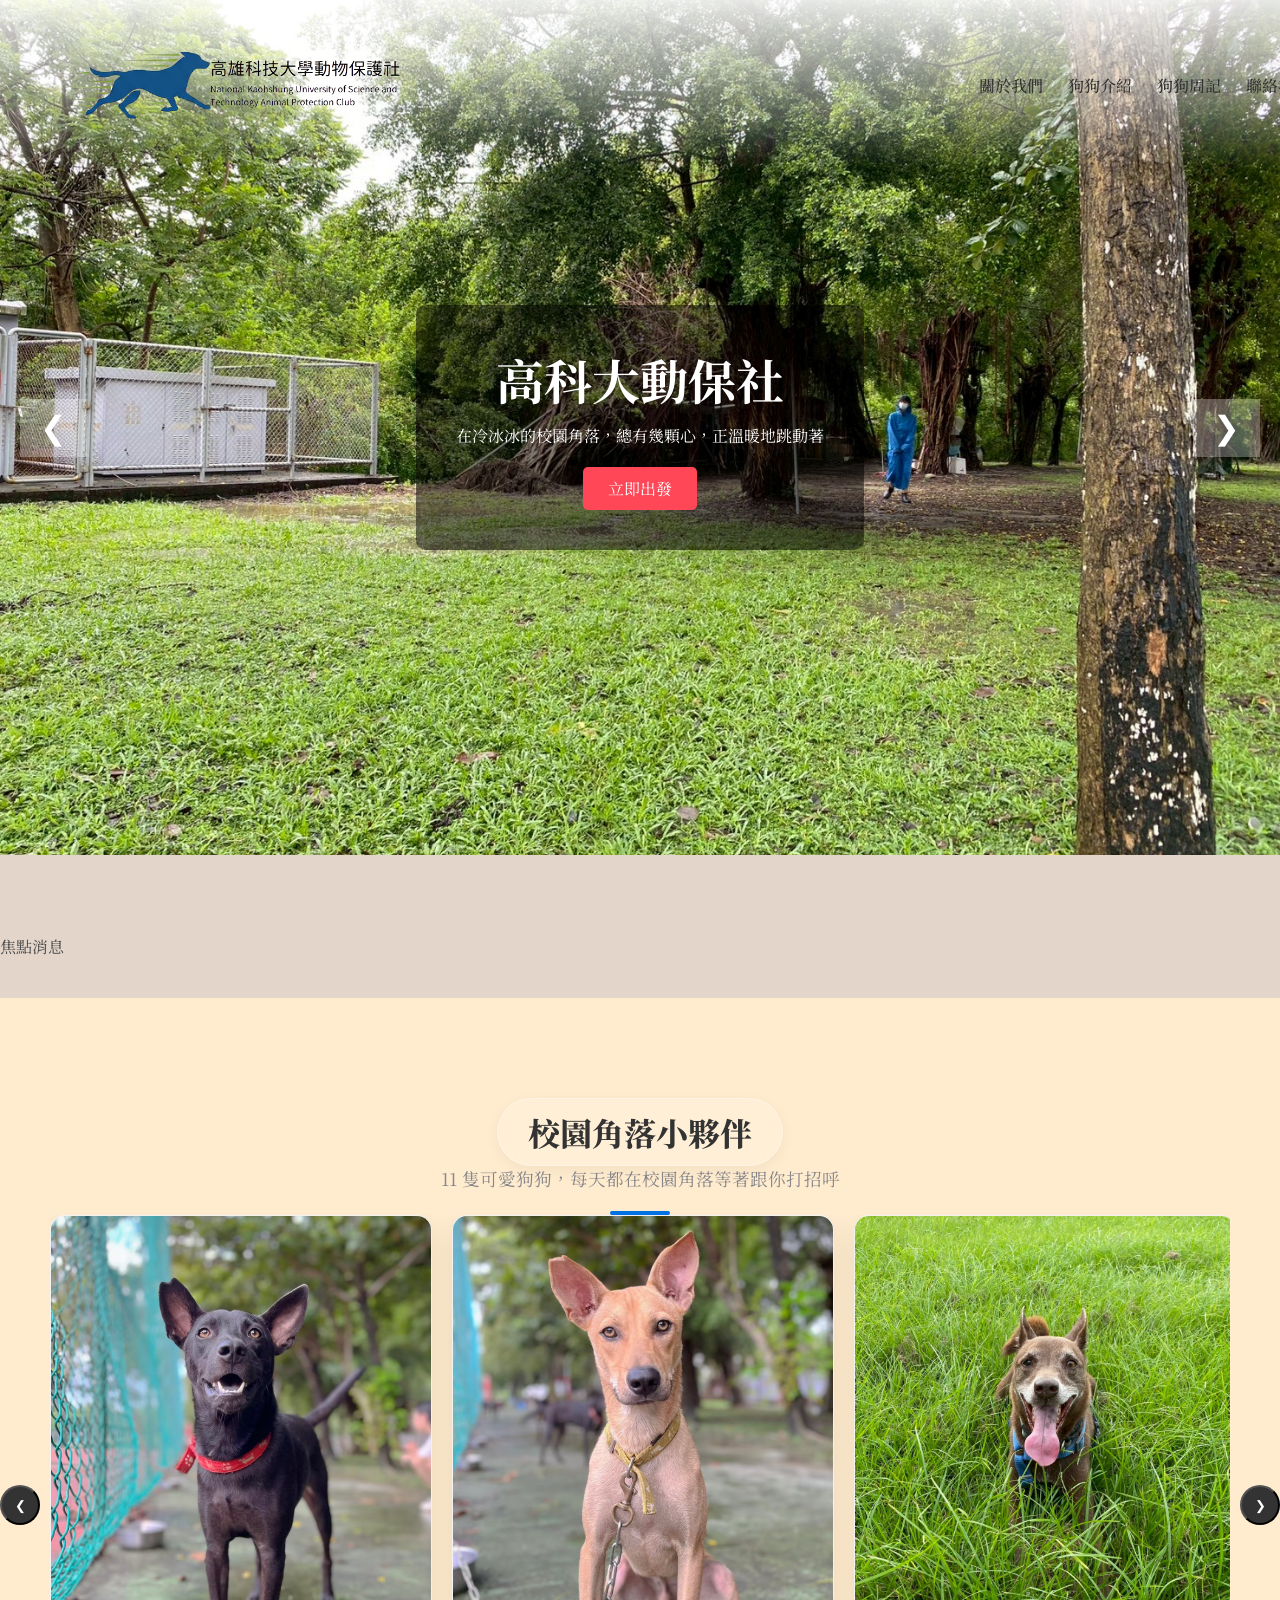
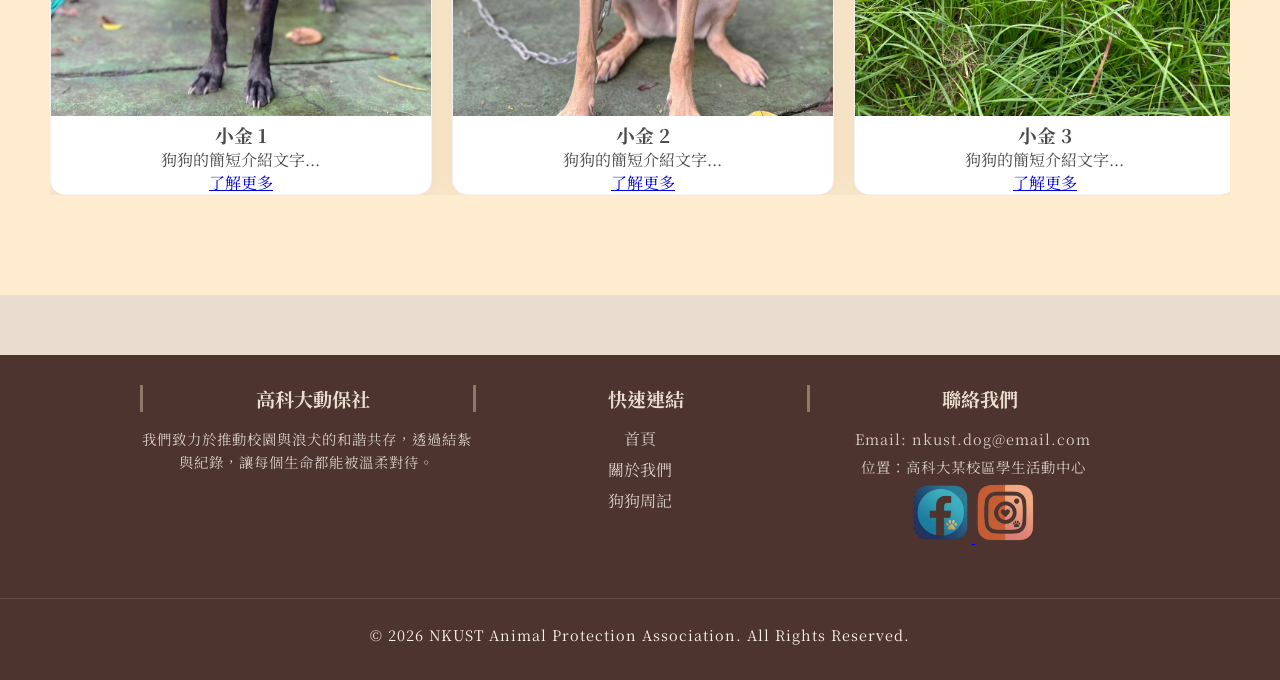
<file: index.html>
<!DOCTYPE html>
<html lang="zh-Hant">

<head>
    <meta charset="UTF-8">
    <title>高科動保社</title>
    <meta name="viewport" content="width=device-width, initial-scale=1.0">
    <link rel="stylesheet" href="./css/index.css">
    <script src="./js/index.js" defer></script>
    <script src="./js/loader.js" defer></script>
    <meta name="viewport" content="width=device-width, initial-scale=1.0">
    <link rel="stylesheet" href="./css/common.css">

</head>

<body>


    <div id="header-placeholder"></div>

    <div class="hero-carousel">
        <div class="carousel-track" id="track">
            <div class="carousel-slide" style="background-image: url('./image/LINE_ALBUM_20260307狗狗_260307_1.jpg');">
                <div class="slide-content">
                    <h2>高科大動保社</h2>
                    <p>在冷冰冰的校園角落，總有幾顆心，正溫暖地跳動著</p>
                    <a href="#" class="banner-btn">立即出發</a>
                </div>
            </div>

            <div class="carousel-slide">
                <div class="my_video">
                    <video autoplay muted loop playsinline class="video-background">
                        <source src="./image/794544090.548707.mp4" type="video/mp4">
                        您的瀏覽器不支援影片標籤。
                    </video>
                    <div class="banner-content">
                        <h1>歡迎來到動保社</h1>
                    </div>
                </div>
            </div>

        </div>

        <button class="banner-nav-btn banner-prev" onclick="moveSlide(-1)">&#10094;</button>
        <button class="banner-nav-btn banner-next" onclick="moveSlide(1)">&#10095;</button>
    </div>

    <div style="background-color: #E3D5CA; padding: 80px 0 40px;">焦點消息</div>

    <div class="section-header">
        <h2 class="main-title">校園角落小夥伴</h2>
        <p class="sub-title">11 隻可愛狗狗，每天都在校園角落等著跟你打招呼</p>
        <div class="title-line"></div>


        <div class="dog-carousel-wrapper">
            <button class="nav-btn prev">❮</button>
            <button class="nav-btn next">❯</button>

            <div class="dog-viewport">
                <div class="dog-track">
                    <div class="dog-card">
                        <img src="./image/dog01.jpg" alt="狗1">
                        <div class="dog-info">
                            <h3>小金 1</h3>
                            <p>狗狗的簡短介紹文字...</p>
                            <a href="dog_profile.html?id=dog01" class="btn">了解更多</a>
                        </div>
                    </div>
                    <div class="dog-card">
                        <img src="./image/dog02.jpg" alt="狗2">
                        <div class="dog-info">
                            <h3>小金 2</h3>
                            <p>狗狗的簡短介紹文字...</p>
                            <a href="dog3.html" class="btn">了解更多</a>
                        </div>
                    </div>
                    <div class="dog-card">
                        <img src="./image/dog03.jpg" alt="狗3">
                        <div class="dog-info">
                            <h3>小金 3</h3>
                            <p>狗狗的簡短介紹文字...</p>
                            <a href="dog3.html" class="btn">了解更多</a>
                        </div>
                    </div>
                    <div class="dog-card">
                        <img src="./image/dog04.jpg" alt="狗4">
                        <div class="dog-info">
                            <h3>小金 4</h3>
                            <p>狗狗的簡短介紹文字...</p>
                            <a href="dog4.html" class="btn">了解更多</a>
                        </div>
                    </div>
                    <div class="dog-card">
                        <img src="./image/dog05.jpg" alt="狗5">
                        <div class="dog-info">
                            <h3>小金 5</h3>
                            <p>狗狗的簡短介紹文字...</p>
                            <a href="dog5.html" class="btn">了解更多</a>
                        </div>
                    </div>

                </div>
            </div>
        </div>

    </div>


    <div id="footer-placeholder"></div>
</body>

</html>
</file>
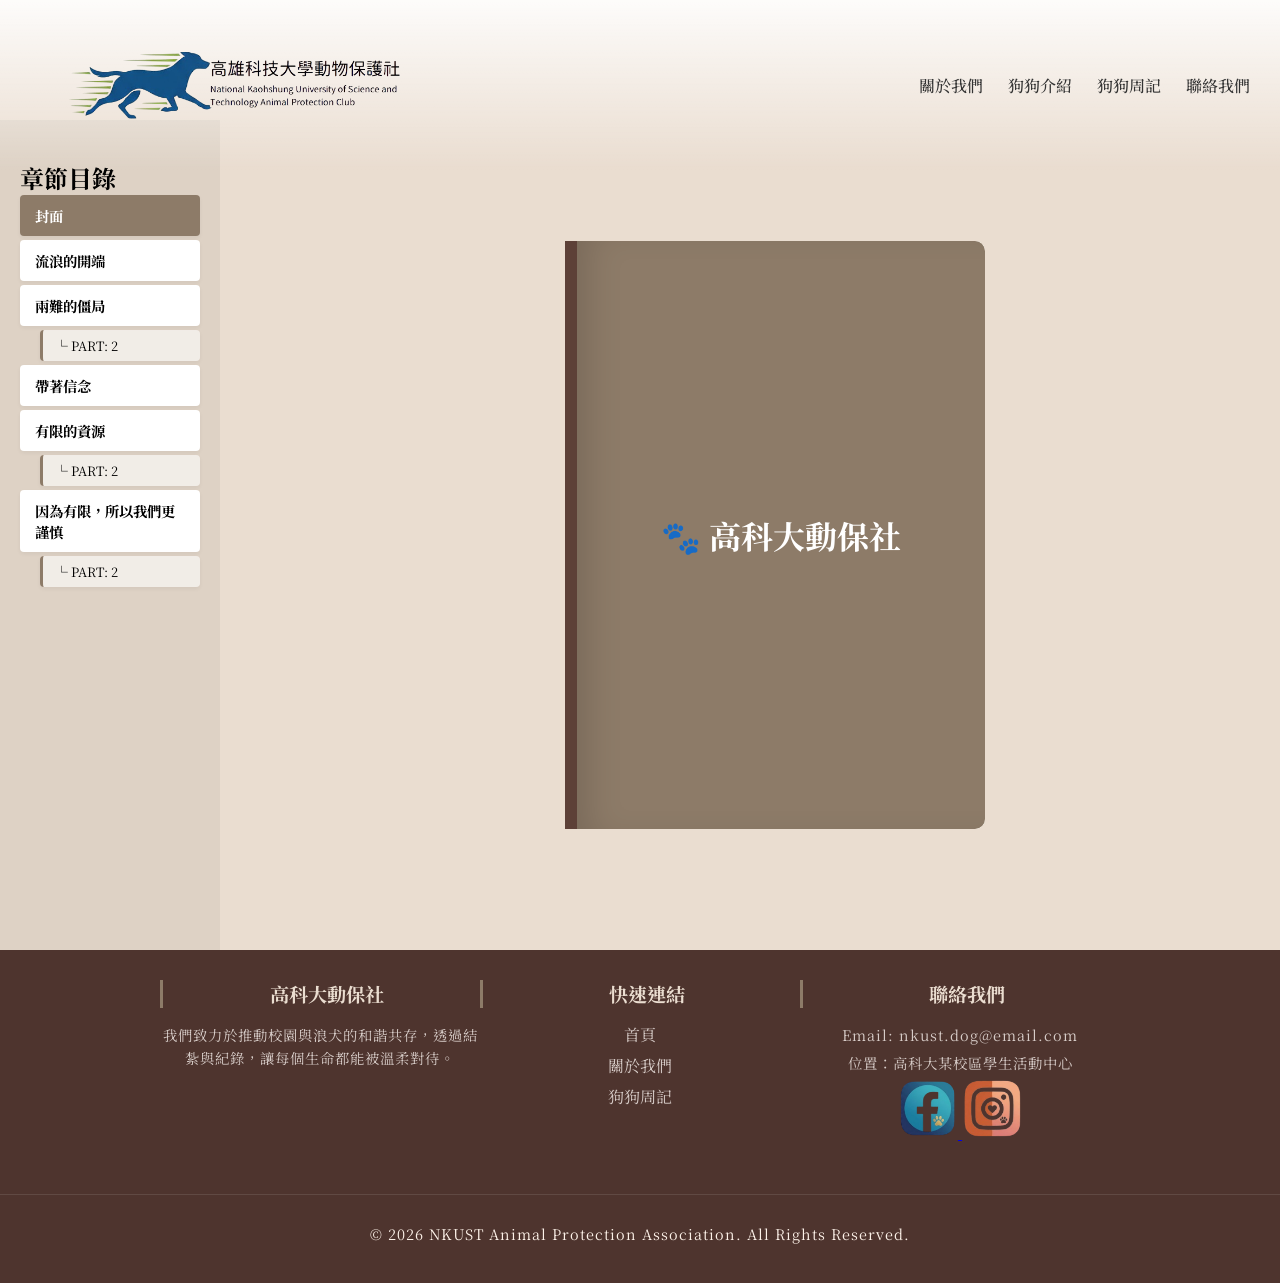
<file: about.html>
<!DOCTYPE html>
<html lang="zh-Hant">

<head>
    <meta charset="UTF-8">
    <title>關於我們</title>
    <link rel="stylesheet" href="./css/about.css">
    <link rel="stylesheet" href="./css/common.css">
    <script src="./js/loader.js" defer></script>
    <script src="./js/about.js" defer></script>
    <meta name="viewport" content="width=device-width, initial-scale=1.0">
</head>

<body>
    <div id="header-placeholder"></div>

    <main class="main-content">
        <aside class="sidebar" id="sidebarContainer">
            <h2 class="sidebar-title">章節目錄</h2>
            <div id="menu"></div>
        </aside>

        <div class="stage">
            <div id="book"></div>
        </div>
    </main>

    <div class="mobile-menu-btn" id="mobileMenuBtn">📖</div>

    <div id="footer-placeholder"></div>

</body>

</html>
</file>
<file: css/index.css>
@import url('https://fonts.googleapis.com/css2?family=Noto+Serif+TC:wght@400;700&display=swap');
 
html {
    min-height: 100%;
    width: 100%;
    overflow-x: hidden;
    box-sizing: border-box;
}

body {
    display: flex;
    flex-direction: column;
    min-height: 100vh;
    background-color: #eaddd0;
    font-family: 'Noto Serif TC', serif;
    color: #4A4A4A;
}
* {
    /* box-sizing: border-box; */
    /* 讓 padding 不會增加元素的總寬度 */
    margin: 0;
    /* 強制所有元素預設 margin 為 0 */
    padding: 0;
    /* 強制所有元素預設 padding 為 0 */
}



/* 橫幅 */

.hero-carousel {
    display: block;
    position: relative;
    width: 100%;
    margin: 0;
    padding: 0;
    height: 100%;
    /* 設定大圖高度 */
    overflow: hidden;
}

.carousel-track {
    display: flex;
    margin: 0;
    padding: 0;
    height: 100%;
    transition: transform 0.5s ease-in-out;
}

/* 個別 Slide 設定 */
.carousel-slide {
    min-width: 100%;
    margin: 0;
    padding: 0;
    height: 95vh;
    background-size: cover;
    object-fit: cover;
    object-position: center;
    /* 圖片填滿 */
    background-position: center;
    /* 圖片居中 */
    display: flex;
    align-items: center;
    /* 文字垂直置中 */
    justify-content: center;
    /* 文字水平置中 */
}

/* 文字內容區塊 */
.slide-content {
    background: rgba(0, 0, 0, 0.5);
    /* 半透明黑背景 */
    color: white;
    padding: 40px;
    text-align: center;
    border-radius: 10px;
}

.slide-content h2 {
    font-size: 3rem;
    margin-bottom: 10px;
}

.banner-btn {
    display: inline-block;
    margin-top: 20px;
    padding: 10px 25px;
    background: #ff4757;
    color: white;
    text-decoration: none;
    border-radius: 5px;
}

/* 按鈕樣式 */
.banner-nav-btn {
    position: absolute;
    top: 50%;
    transform: translateY(-50%);
    background: rgba(255, 255, 255, 0.3);
    border: none;
    font-size: 2rem;
    padding: 10px 20px;
    cursor: pointer;
    color: white;
    transition: 0.3s;
}

.banner-nav-btn:hover {
    background: rgba(255, 255, 255, 0.8);
    color: black;
}

.banner-prev {
    left: 20px;
}

.banner-next {
    right: 20px;
}

.my_video {
    position: relative;
    width: 100%;
    height: 100vh;
    /* 滿版高度 */
    overflow: hidden;
    /* 隱藏超出範圍的影片 */
}

.video-background {
    position: absolute;
    top: 50%;
    left: 50%;
    min-width: 100%;
    min-height: 100%;
    width: auto;
    height: auto;
    z-index: -1;
    /* 確保影片在文字和選單下方 */
    transform: translate(-50%, -50%);
    /* 居中裁剪 */
    object-fit: cover;
    /* 關鍵：確保影片像 background-size: cover 一樣填滿 */
}

.banner-content {
    position: relative;
    z-index: 1;
    color: white;
    text-align: center;
    top: 50%;
    transform: translateY(-50%);
}


/* 小狗 */

.dog-card {
    /* 核心計算：(100% - 間距) / 3 隻 */
    min-width: calc((100% - 40px) / 3);
    overflow: hidden;
    text-align: center;
    /* 強制設定每張卡片佔 1/3 寬度 (扣掉間距) */
    flex: 0 0 calc((100% - 40px) / 3);
    background: white;
    border: 1px solid rgba(0, 0, 0, 0.05);
    /* 極細的邊框 */
    border-radius: 15px;
    box-shadow: 0 10px 30px rgba(0, 0, 0, 0.08);
    /* 讓陰影更柔和 */
    transition: transform 0.3s ease, box-shadow 0.3s ease;
}

.dog-card:hover {
    transform: translateY(-10px);
    box-shadow: 0 20px 40px rgba(0, 0, 0, 0.12);
    /* 懸浮時陰影加深 */
}

.dog-card img {
    width: 100%;
    height: 500px;
    object-fit: cover;
}

.dog-carousel-wrapper {
    position: relative;
    padding: 0 50px;
    /* 給按鈕留空間 */
}

.dog-viewport {
    overflow: hidden;
    /* 這是隱藏剩下 8 隻狗的關鍵 */
    width: 100%;
}

.dog-track {
    display: flex;
    transition: transform 0.5s cubic-bezier(0.45, 0, 0.55, 1);
    gap: 20px;
    /* 卡片間距 */
}

/* 讓按鈕現身 */
.nav-btn {
    position: absolute;
    top: 50%;
    transform: translateY(-50%);
    z-index: 100;
    background: #333;
    color: white;
    border-radius: 50%;
    width: 40px;
    height: 40px;
    cursor: pointer;
}

.prev {
    left: 0;
}

.next {
    right: 0;
}

.section-header {
    text-align: center;
    margin-bottom: 60px;
    /* 跟下方輪播圖保持距離 */
    background-color: blanchedalmond;
    padding: 100px 0;
    /* 淡淡的暖色調，像太陽光的感覺 */
    /* background: linear-gradient(180deg, #ffffff 0%, #fffcf5 100%); */
}

.main-title {
    display: inline-block;
    padding: 10px 30px;
    background: rgba(255, 255, 255, 0.2);
    backdrop-filter: blur(10px);
    border: 1px solid rgba(255, 255, 255, 0.3);
    border-radius: 50px;
    font-size: 2rem;
    font-weight: 800;
    color: #333;
    box-shadow: 0 4px 15px rgba(0, 0, 0, 0.05);

}

.sub-title {
    font-size: 1.1rem;
    color: #86868b;
    font-weight: 400;
}

.title-line {
    width: 60px;
    height: 4px;
    background: #0071e3;
    /* 你可以換成學校的代表色 */
    margin: 20px auto 0;
    border-radius: 2px;
}

.dog-carousel-section {
    padding: 100px 0;
    /* 淡淡的暖色調，像太陽光的感覺 */
    background: linear-gradient(180deg, #ffffff 0%, #fffcf5 100%);
}


/* --- 手機版 RWD 設定 (螢幕寬度小於 768px 時觸發) --- */
@media (max-width: 768px) {

    /* 1. 調整 Header 導覽列 */
    .header__nav {
        flex-direction: column;
        /* 讓 Logo 與選單上下排列 */
        height: auto;
        padding: 10px;
    }

    .header__nav-list {
        gap: 10px;
        /* 縮小按鈕間距 */
        margin-top: 10px;
        flex-wrap: wrap;
        /* 連結太多時自動換行 */
        justify-content: center;
    }

    .prev,
    .next,
    .carousel-btn,
    .banner-prev,
    .banner-next {
        display: none;
    }

    .carousel-slide {
        min-width: 100vw;
        /* 💡 每一張圖佔滿整個螢幕寬 */
        scroll-snap-align: start;
        flex-shrink: 0;
    }

    /* 2. 調整輪播圖 (Hero Carousel) 高度 */
    .hero-carousel {
        height: auto;
        overflow-x: auto;
        scroll-snap-type: x mandatory;
        /* 手機版不需要那麼高 */
        -webkit-overflow-scrolling: touch;

    }

    .carousel-track {
        display: flex;
        width: auto;
        transform: none;
        /* 清除原本 JS 可能寫死的寬度 */
    }

    .carousel-slide {
        min-width: 100vw;
        scroll-snap-align: start;
    }

    /* 3. 調整中間文字區塊 */
    .section-header {
        padding: 60px 20px;
        /* 縮小上下內距，增加左右邊距 */
    }

    .section-header h1 {
        font-size: 1.8rem;
        /* 標題變小一點，才不會斷字 */
    }

    /* 5. Footer 改為垂直堆疊 */
    .footer__container {
        flex-direction: column;
        text-align: center;
    }

    .footer__section {
        margin-bottom: 30px;
        min-width: 100%;
    }

    .dog-viewport {
        overflow-x: auto !important;
        scroll-snap-type: x mandatory;
    }

    /* 1. 讓包裹容器顯示一格 */
    .dog-carousel-wrapper {
        display: block;

        width: 100%;
        /* 佔滿螢幕寬度 */
        overflow: visible;
        /* 確保多出來的狗不會露出來 */
        padding: 0 10px;
        /* 留一點點邊距，不要貼死螢幕 */
        overflow-x: auto;
        /* 💡 允許左右滑動 */
        scroll-snap-type: x mandatory;
        /* 💡 啟動自動對齊功能 */
        scroll-behavior: smooth;
        /* 💡 讓滑動更平滑 */
        display: flex;
        -webkit-overflow-scrolling: touch;
        /* 讓 iOS 滑動更順暢 */
        gap: 0;
    }

    /* 2. 調整軌道，確保 flex 佈局正確 */
    .dog-track {
        display: flex;
        transform: none;
        width: auto;
        gap: 0;
        /* 手機版可以取消間距，讓一格就是一格 */
    }

    /* 3. 核心：讓每張卡片強行變成「一格」的寬度 */
    .dog-card {
        min-width: 100%;
        flex: 0 0 100%;
        /* 💡 這是重點：讓一張卡片就等於容器的 100% 寬 */
        scroll-snap-align: start;
        flex-shrink: 0;
        box-sizing: border-box;
        padding: 0 20px;
        /* 讓狗狗照片跟文字不要貼到螢幕邊緣 */
    }

    /* 4. 縮小標題文字，避免在手機上斷行太醜 */
    .section-header h1 {
        font-size: 1.5rem;
        padding: 0 20px;
    }

    .nav-btn {
        width: 30px;
        height: 30px;
    }

    .hero-carousel::-webkit-scrollbar,
    .dog-carousel-wrapper::-webkit-scrollbar {
        display: none;
    }
}
</file>
<file: css/common.css>
.header {
    /*讓它固定在瀏覽器最上方 */
    position: fixed;
    top: 0;
    left: 0;
    right: 0;
    margin: 0;
    width: 100%;
    /*確保它疊在橫幅 (z-index要比橫幅大) */
    z-index: 9999;
    padding: 20px 0;
    /* 讓 padding 和 border 不會撐大元素的總寬度 */
    box-sizing: border-box;
    /*初始狀態：頂部白色漸層，完全透明 */
    background: linear-gradient(to bottom, rgba(255, 255, 255, 0.9) 0%, rgba(255, 255, 255, 0) 100%);
    /*設定平滑過渡 */
    transition: all 0.4s ease;
    /*初始不啟用模糊，確保效能 */
    backdrop-filter: blur(0px);
    -webkit-backdrop-filter: blur(0px);
}

.header__nav {
    width: 100%;
    max-width: 100%;
    /* margin: 0 auto; */
    display: flex;
    justify-content: space-between;
    /* 關鍵：左右推開 */
    align-items: center;
    padding: 15px 30px;
    overflow: visible !important;
    /* 預防性防止溢出 */

}

/* 因為疊在圖片上，通常選單字體會設為白色 */
.header__logo-link,
.header__nav-link {
    color: #333;
    text-decoration: none;
    font-weight: 500;
    transition: color 0.3s;
    /*text-shadow: 1px 1px 3px rgba(0,0,0,0.5);/* 防止背景太亮看不清字 */
}

/* 這是包裹 <li> 的那個 <ul> */
.header__nav-list {
    display: flex;
    /* 關鍵：啟動彈性佈局，讓子元素橫向排列 */
    list-style: none;
    /* 去掉列表前面的黑點 */
    margin: 0;
    padding: 0;
    gap: 25px;
    /* 設定選單項目之間的間距 */
}

.header__nav-cta {
    flex-shrink: 0;
    /* 確保按鈕不會因為空間不足而被擠扁或推走 */
    margin-right: 20px;
    /* 確保按鈕右邊跟螢幕邊緣有留白 */
}

/* 如果你想要更保險一點，可以確保 li 不會換行 */
.header__nav-link {
    white-space: nowrap;
}

.header__logo-img {
    /* 控制 Logo 高度，寬度會自動等比例縮放 */
    height: 100px;

    /* 確保圖片在區塊內垂直居中 */
    display: block;

    /* 增加一點平滑過渡，如果之後想做滑鼠移入效果的話 */
    transition: transform 0.3s ease;
}

/* 專業小細節：滑鼠移上去時稍微放大，增加互動感 */
.header__logo-img:hover {
    transform: scale(1.05);
}

/* 小按鈕樣式 */
.header__btn-sm {
    background-color: white;
    color: black;
    padding: 8px 20px;
    border-radius: 20px;
    text-decoration: none;
}

/* 1. 父層要設定相對定位 */
.header__dropdown {
    position: relative;
}

/* 2. 子選單初始狀態：隱藏且浮動 */
.header__submenu {
    position: absolute;
    top: 100%;
    left: 50%;
    background-color: rgba(255, 255, 255, 0.8);
    backdrop-filter: blur(10px);
    min-width: 140px;
    width: max-content;
    list-style: none;
    padding: 10px 0;
    box-shadow: 0 10px 25px rgba(0, 0, 0, 0.1);
    border-radius: 8px;

    /* 隱藏效果 */
    opacity: 0;
    visibility: hidden;
    transform: translateX(-50%) translateY(10px);
    /* 往下一點，等等做彈出動畫 */
    transition: all 0.3s ease;
    backdrop-filter: blur(10px);
    /* 同樣維持你的毛玻璃感 */
}

/* 3. 當滑鼠移入父層時，顯示子選單 */
.header__dropdown:hover .header__submenu {
    opacity: 1;
    visibility: visible;
    transform: translateX(-50%) translateY(0);
    /* 回到原位 */
}

.header__submenu::before {
    content: "";
    position: absolute;
    top: -20px;
    left: 0;
    width: 100%;
    height: 20px;
    display: block;
}

/* 4. 子選單內的連結樣式 */
.header__submenu-link {
    color: #333 !important;
    /* 強制深色，避免受導覽列白色影響 */
    padding: 10px 20px;
    display: block;
    font-size: 0.9rem;
    white-space: nowrap;
}

.header__submenu-link:hover {
    background-color: rgba(0, 0, 0, 0.05);
    color: #ff4757 !important;
}

.header__arrow {
    border: solid #333;
    border-width: 0 2px 2px 0;
    display: inline-block;
    padding: 3px;
    margin-left: 5px;
    transform: rotate(45deg);
    vertical-align: middle;
}

.header__toggle {
    display: none;
}

.header__glass-effect{
    background-color: rgba(255, 255, 255, 0.1);
    backdrop-filter: blur(7px) saturate(180%);
    -webkit-backdrop-filter: blur(7px) saturate(180%);
    box-shadow: 0 4px 20px rgba(0, 0, 0, 0.05);
    padding: 12px 0 ;
    border-bottom: 1px solid rgba(255, 255, 255, 0.3);
}
.header__misty{
    background: linear-gradient(to bottom, rgba(255, 255, 255, 0.9), transparent);
    backdrop-filter: blur(0px);
    -webkit-backdrop-filter: blur(0px);
    box-shadow: none;
    padding: 20px 0 ;
    border-bottom: none;
}

@media (max-width: 768px) {

    .header {
        background-color: #ffffff;
        position: fixed;
        top: 0;
        left: 0;
        width: 100%;
        height: 70px;
        /* 💡 假設你的 Header 高度是 70px */
        z-index: 1500;
        box-shadow: 0 2px 10px rgba(0, 0, 0, 0.1);
        background-image: none;
        backdrop-filter: none;
    }

    .header__logo {
        display: none;
    }

    .header__nav {
        display: flex;
        justify-content: flex-start;
        align-items: center;
        height: 100%;
        padding: 0 20px;
        /* 填滿 Header 高度 */
        padding: 0 20px;
    }

    /* 隱藏原本的清單 */
    .header__nav-list {
        background-color: #ffffff;
        display: none;
        /* 預設隱藏 */
        flex-direction: column;
        position: absolute;
        /* 💡 關鍵修正：top 必須等於或大於 Header 的高度 */
        top: 70px;
        left: 0;
        width: 100%;
        background-color: #F5EBE0;
        padding: 0;
        box-shadow: 0 4px 10px rgba(0, 0, 0, 0.1);
        z-index: 1000;
        margin: 0;
        list-style: none;
        /* 確保沒有額外的外距影響位置 */
        border-top: 1px solid #f0f0f0;
    }

    .header__nav-link:active,
    .header__nav-link:hover {
        background-color: #ffffff;
        /* 💡 點到時底色稍微變深，使用者才知道有按到 */
    }

    /* 當點擊按鈕後顯示 */
    .header__nav-list.active {
        display: flex;
    }

    .header__nav-link {
        display: block;
        /* 💡 重點：讓 a 標籤變成區塊，寬度會自動撐滿 100% */
        width: 100%;
        padding: 20px 0;
        /* 💡 增加上下內距，點擊範圍會變大 */
        text-align: center;
        /* 💡 文字置中 */
        text-decoration: none;
        color: #4A4A4A;
        transition: background 0.3s;
        /* 增加點擊時的反饋感 */
    }

    /* 漢堡按鈕樣式 */
    .header__toggle {
        display: flex !important;
        /* 強制顯示 */
        margin-right: auto;
        /* 確保不會被其他元素擠到中間 */
        flex-direction: column;
        justify-content: space-around;
        width: 30px;
        /* 必須有寬度 */
        height: 25px;
        /* 必須有高度 */
        background: transparent;
        border: none;
        cursor: pointer;
        padding: 0;
        /* 💡 把它推到最右邊，並增加層級防止被遮住 */
        margin-left: 0;
        z-index: 2000;
    }

    .header__nav-list li {
        width: 100%;
        border-bottom: 1px solid rgba(0, 0, 0, 0.05);
        /* 💡 加入淡淡的分隔線，增加質感 */
    }

    .header__toggle span {
        display: block;
        width: 100%;
        height: 3px;
        background-color: #4A4A4A;
        /* 使用深色線條 */
        border-radius: 2px;
        transition: 0.3s;
    }
}



/* 這裡幫你調整了 FB/IG 圖示的大小 */
.social-icon {
    width: 60px;
    /* 從原本的 200px 改成正常的 40px */
    height: 60px;
    /* 保持比例 */
    object-fit: contain;
    transition: transform 0.3s ease;
}

.social-icon:hover {
    transform: scale(1.1);
    /* 滑鼠移上去稍微放大，更有互動感 */
}


.footer {
    position: relative;
    bottom: 0;
    width: 100%;
    background-color: #4e342e;
    /* 深咖啡色，與故事書封面呼應 */
    color: #fdf2e9;
    /* 米白色文字，好閱讀 */
    padding: 30px 0;
    text-align: center;
    margin-top: auto;
    margin-bottom: 0;
    /* 💡 確保底部沒有多餘外距 */
    font-family: 'Noto Serif TC', serif;
    box-sizing: border-box;
}

.footer__container {
    max-width: 1000px;
    margin: 0 auto;
    display: flex;
    justify-content: space-between;
    /* 三個區塊平均分散 */
    padding: 0 20px;
    flex-wrap: wrap;
    /* 手機版會自動換行 */
}

.footer__section {
    flex: 1;
    min-width: 250px;
    margin-bottom: 20px;
}

.footer__title {
    color: #eaddd0;
    font-size: 1.2rem;
    margin-bottom: 15px;
    border-left: 3px solid #8d7b68;
    padding-left: 10px;
}

.footer__text {
    font-size: 0.9rem;
    line-height: 1.6;
    color: #d7ccc8;
}

.footer__links {
    list-style: none;
    padding: 0;
}

.footer__links li {
    margin-bottom: 8px;
}

.footer__links a {
    color: #d7ccc8;
    text-decoration: none;
    transition: color 0.3s;
}

.footer__links a:hover {
    color: #fff;
    text-decoration: underline;
}

.footer__bottom {
    text-align: center;
    border-top: 1px solid rgba(255, 255, 255, 0.1);
    margin-top: 30px;
    padding-top: 20px;
    font-size: 0.85rem;
    color: #fdf2e9;
}

.footer p {
    margin: 5px 0;
    font-size: 0.9rem;
    letter-spacing: 1px;
}
</file>
<file: css/about.css>
@import url('https://fonts.googleapis.com/css2?family=Noto+Serif+TC:wght@400;700&display=swap');

 :root {
     --book-w: 420px;
     --book-h: 588px;
     --page-bg: #fffaf0;
     --line-color: #e8dfcf;
     --cover-bg: #8d7b68;
     --line-h: 28px;
     --header-height: 70px;
 }


 html {
     width: 100%;
     overflow-x: hidden;
     -webkit-text-size-adjust: 100%;
     /* 防止移動版縮放導致的邊距問題 */

     scroll-behavior: smooth;
     scroll-padding-top: 80px;

 }

 * {
     box-sizing: border-box;
     /* 讓 padding 不會增加元素的總寬度 */
     margin: 0;
     /* 強制所有元素預設 margin 為 0 */
     padding: 0;
     /* 強制所有元素預設 padding 為 0 */
 }

 body {
     background: #eaddd0;
     flex-direction: column;
     display: flex;
     width: 100%;
     margin: 0;
     height: auto;
     font-family: 'Noto Serif TC', serif;
     overflow-y: auto;
     /* 💡 重點：留出頂部空間給 Header (假設 Header 高度約 70px) */
     padding-top: 120px;
     box-sizing: border-box;
     /* 確保 padding 不會撐大整個 body */
 }

 .main-content {
     display: flex;
     /* 💡 只有這裡需要橫向並排（側邊欄 + 故事書） */
     flex: 1;
     /* 💡 讓這個區塊自動填滿中間剩餘的空間 */
     min-height: calc(100vh - 70px);
     overflow: hidden;
 }

 /* 側邊導覽 - 階層樣式 */
 .sidebar {

     width: 220px;
     padding: 40px 20px;
     background: rgba(0, 0, 0, 0.05);
     z-index: 1000;
     overflow-y: auto;
 }

 .nav-link {
     padding: 10px 15px;
     margin-bottom: 4px;
     background: white;
     cursor: pointer;
     border-radius: 4px;
     box-shadow: 0 2px 4px rgba(0, 0, 0, 0.05);
     transition: 0.3s;
     font-size: 0.9rem;
     font-weight: bold;
 }

 /* 💡 續頁目錄縮排樣式 */
 .nav-link.is-sub {
     margin-left: 20px;
     font-size: 0.8rem;
     font-weight: normal;
     background: rgba(255, 255, 255, 0.6);
     padding: 6px 12px;
     border-left: 3px solid var(--cover-bg);
 }

 .nav-link:hover,
 .nav-link.active {
     background: var(--cover-bg);
     color: white;
 }

 /* 書本舞台 (保持不變) */
 .stage {
     flex-grow: 1;
     display: flex;
     justify-content: center;
     align-items: center;
     perspective: 2000px;
     padding-left: 50px;
 }

 #book {
     width: var(--book-w);
     height: var(--book-h);
     position: relative;
     transform-style: preserve-3d;
     transition: transform 1s cubic-bezier(0.645, 0.045, 0.355, 1);
 }

 #book.is-open {
     transform: translateX(50%);
 }

 .leaf {
     position: absolute;
     width: 100%;
     height: 100%;
     transform-origin: left center;
     transform-style: preserve-3d;
     transition: transform 1s cubic-bezier(0.645, 0.045, 0.355, 1);
 }

 .p-front,
 .p-back {
     position: absolute;
     width: 100%;
     height: 100%;
     backface-visibility: hidden;
     padding: 31px 40px;
     box-sizing: border-box;
     background: var(--page-bg);
     background-image: linear-gradient(var(--line-color) 1px, transparent 1px);
     background-size: 100% var(--line-h);
     background-position: 0 58px;
     cursor: pointer;
     overflow: hidden;
 }

 .p-back {
     transform: rotateY(-180deg);
     border-radius: 10px 0 0 10px;
     box-shadow: inset -25px 0 35px -15px rgba(0, 0, 0, 0.15);
     border-right: 1px solid rgba(0, 0, 0, 0.1);
 }

 .p-front {
     border-radius: 0 10px 10px 0;
     box-shadow: inset 25px 0 35px -15px rgba(0, 0, 0, 0.15);
     border-left: 1px solid rgba(0, 0, 0, 0.05);
 }

 .is-cover {
     background: var(--cover-bg) !important;
     color: white;
     border-left: 12px solid #5d4037 !important;
     display: flex;
     flex-direction: column;
     justify-content: center;
     align-items: center;
     text-align: center;
     background-image: none !important;
 }

 .is-backcover {
     background: var(--cover-bg) !important;
     color: white;
     border-radius: 10px 0 0 10px;
     border-right: 12px solid #5d4037 !important;
     display: flex;
     flex-direction: column;
     justify-content: center;
     align-items: center;
     text-align: center;
     background-image: none !important;
 }

 .flipped {
     transform: rotateY(-180deg);
 }

 h3 {
     margin: 0;
     line-height: var(--line-h);
     height: var(--line-h);
     color: #5d4037;
     margin-bottom: var(--line-h);
     font-size: 1.1rem;
 }

 p {
     margin: 0;
     line-height: var(--line-h);
     font-size: 1rem;
     /* color: #444; */ 
     /* text-align: justify; */
     white-space: pre-wrap;
 }

 .photo-frame {
     margin: var(--line-h) 0;
     background: white;
     padding: 10px 10px 30px 10px;
     box-shadow: 0 5px 15px rgba(0, 0, 0, 0.1);
     transform: rotate(-1.5deg);
 }

 .photo-frame img {
     width: 100%;
     display: block;
 }

 .footprint-container {
     margin-top: 50px;
     text-align: center;
     width: 100%;
     /* 讓圖片與紙張底色融合 */
     mix-blend-mode: multiply;
 }

 .footprint-container img {
     width: 100%;
     /* opacity: 0.7; */
     /* 稍微透明，增加水彩的輕透感 */
     transform: rotate(5deg);
     /* 微微旋轉，增加手寫隨性感 */
     filter: sepia(0.2);
     /* 統一色調，與米色紙張更搭 */
 }

 .mobile-menu-btn {
     display: none;
 }

 @media (max-width: 768px) {

     /* 1. 懸浮按鈕樣式 */
     .mobile-menu-btn {
         display: flex;
         position: fixed;
         bottom: 25px;
         right: 25px;
         width: 55px;
         height: 55px;
         background-color: #8d7b68;
         color: white;
         border-radius: 50%;
         z-index: 10000;
         justify-content: center;
         align-items: center;
         font-size: 22px;
         box-shadow: 0 4px 12px rgba(0, 0, 0, 0.2);
         cursor: pointer;
     }

     /* 2. 將原本的 sidebar 轉變為手機版抽屜選單 */
     .sidebar#sidebarContainer {
         display: block !important;
         position: fixed !important;
         top: 0;
         right: -100%;
         /* 預設隱藏在右側 */
         width: 75% !important;
         height: 100vh !important;
         background: #fffaf0 !important;
         z-index: 9999;
         transition: right 0.4s cubic-bezier(0.4, 0, 0.2, 1);
         padding: 90px 25px 25px 25px !important;
         box-shadow: -5px 0 15px rgba(0, 0, 0, 0.1);
         overflow-y: auto;
     }

     .sidebar#sidebarContainer.is-active {
         right: 0;
         /* 展開選單 */
     }

     .sidebar-title {
         font-size: 1.4rem;
         margin-bottom: 20px;
         border-bottom: 2px solid #eaddd0;
         padding-bottom: 10px;
     }

     /* 3. 修正原本 JS 生成的 nav-link 樣式 */
     .nav-link {
         display: block ;
         width: 100% ;
         margin-bottom: 12px ;
         padding: 15px ;
         background: #fff ;
         border-radius: 10px ;
         text-align: left ;
         box-shadow: 0 2px 5px rgba(0, 0, 0, 0.05);
         color: #5d4037 ;
         text-decoration: none;
     }

     /* 4. 徹底解開書本限制，改為垂直排列 */
     .stage {
         padding: 10px ;
         perspective: none ;
     }

     #book {
         width: 100% ;
         height: auto ;
         transform: none ;
         display: flex ;
         flex-direction: column ;
         gap: 30px ;
         
     }

     .leaf {
         position: relative ;
         width: 100% ;
         height: auto ;
         transform: none ;
         z-index: 1 ;
     }

     .p-front,
     .p-back {
         position: relative ;
         width: 100% ;
         height: auto ;
         transform: none ;
         backface-visibility: visible ;
         padding: 25px ;
         box-shadow: 0 4px 12px rgba(0, 0, 0, 0.08) ;
         background-color: #ffffff ;
         border-radius: 12px ;
     }

 }
</file>
